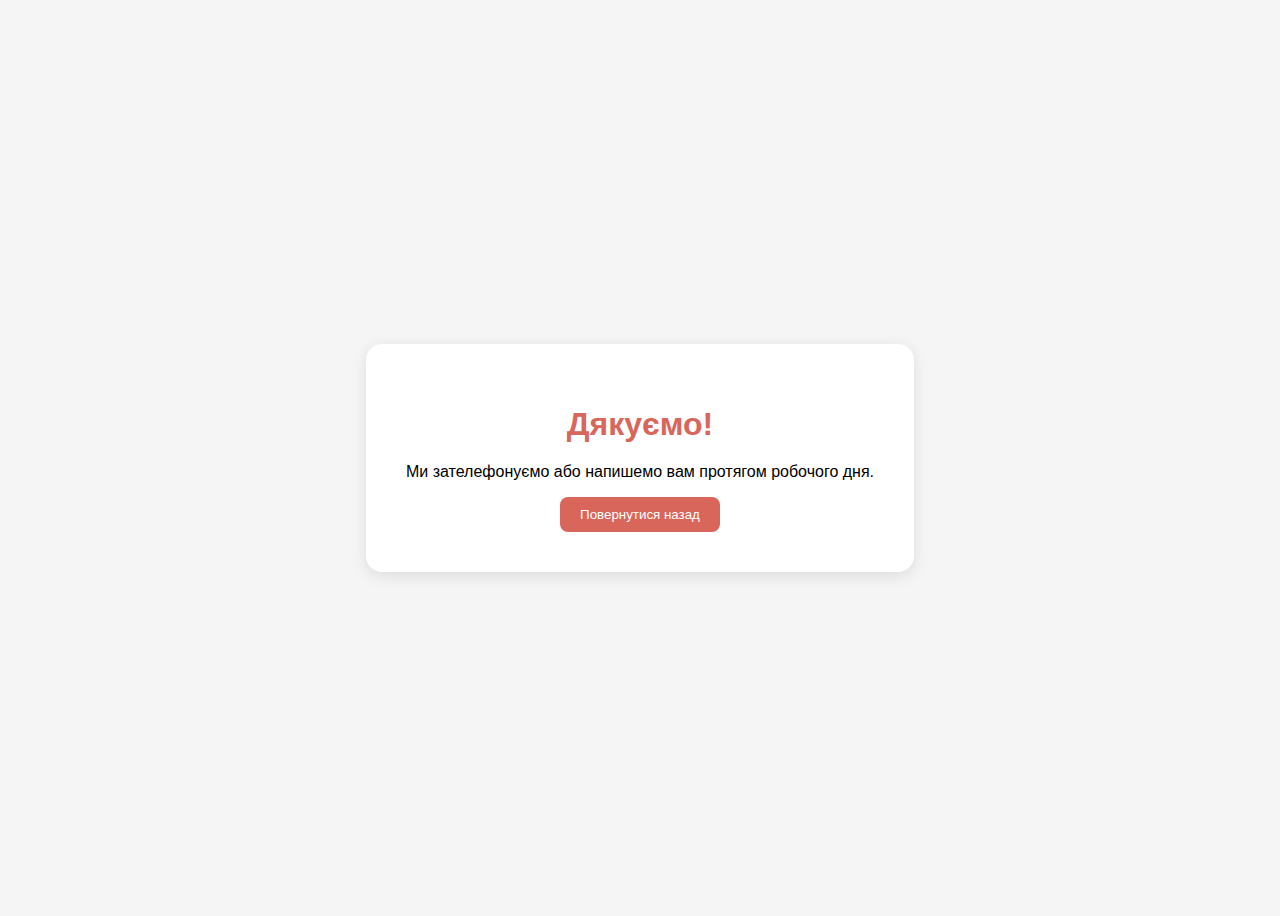
<file: thankyou.html>
<!DOCTYPE html>
<html lang="uk">
<head>
<meta charset="UTF-8">
<title>Дякуємо!</title>
<style>
body { font-family: "Inter", sans-serif; background: #f5f5f5; display: flex; justify-content: center; align-items: center; height: 100vh; }
.container { background: #fff; padding: 40px; border-radius: 16px; text-align: center; box-shadow: 0 4px 16px rgba(0,0,0,0.1); }
h1 { margin-bottom: 20px; color: #d9665b; }
button { padding: 10px 20px; border: none; border-radius: 8px; background: #d9665b; color: #fff; cursor: pointer; }
button:hover { background: #e08f68; }
</style>
</head>
<body>
<div class="container">
  <h1>Дякуємо!</h1>
  <p>Ми зателефонуємо або напишемо вам протягом робочого дня.</p>
  <button onclick="window.history.back()">Повернутися назад</button>
</div>
</body>
</html>
</file>
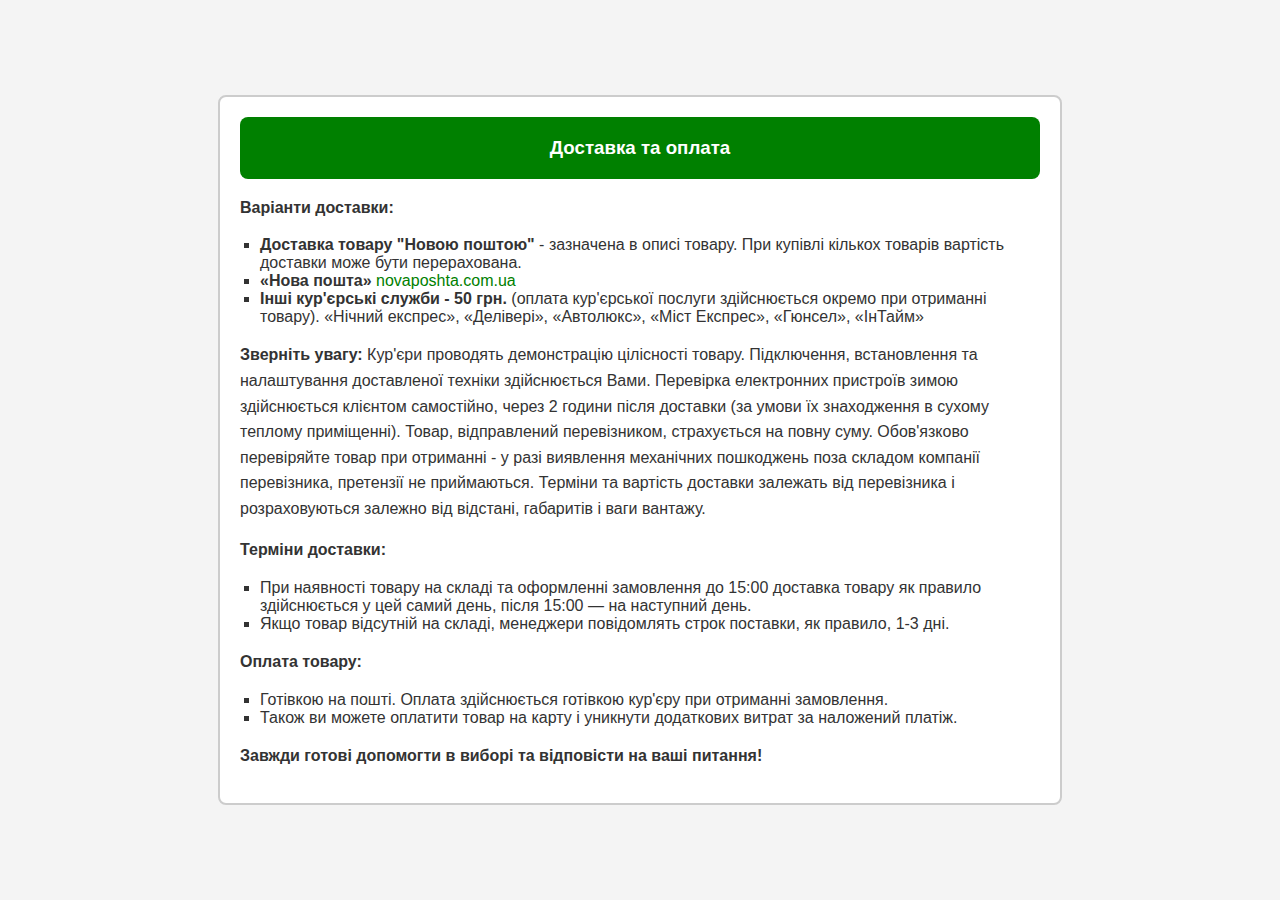
<file: niz/dostavka.php.html>
﻿<!DOCTYPE html>
<html lang="ru">
  <head>
    <meta charset="UTF-8">
    <meta name="viewport" content="width=device-width, initial-scale=1.0">
    <title>Доставка та оплата - Інтернет-магазин</title>
    <style>
      body {
        font-family: Arial, sans-serif;
        margin: 0;
        padding: 0;
        background-color: #f4f4f4;
        color: #333;
      }

      .main-wrap {
        display: flex;
        justify-content: center;
        align-items: center;
        min-height: 100vh;
      }

      .container {
        max-width: 800px;
        margin: 20px;
        padding: 20px;
        border: 2px solid #ccc;
        border-radius: 8px;
        background-color: #fff;
      }

      h3 {
        color: #fff;
        text-align: center;
        margin: 0;
        padding: 20px 0;
        background-color: green;
        border-radius: 8px;
      }

      p {
        line-height: 1.6;
        margin-bottom: 15px;
      }

      ul {
        margin-bottom: 15px;
        padding-left: 20px;
      }

      li {
        list-style: square;
      }

      .advantages-heading {
        color: green;
        text-align: center;
        margin-top: 30px;
        font-weight: bold;
        font-size: 24px;
      }

      a {
        color: green;
        text-decoration: none;
      }

      a:hover {
        text-decoration: underline;
      }

      .important {
        font-weight: bold;
        color: #333;
      }
    </style>
  </head>
  <body>
    <div class="main-wrap">
      <section>
        <div class="container">
    <h3>Доставка та оплата</h3>
    <p style="font-weight: bold;">Варіанти доставки:</p>
    <ul>
        <li><span style="font-weight: bold;">Доставка товару "Новою поштою"</span> - зазначена в описі товару. При купівлі кількох товарів вартість доставки може бути перерахована.</li>
        <li><span style="font-weight: bold;">«Нова пошта»</span> <a href="https://novaposhta.com.ua">novaposhta.com.ua</a></li>
        <li><span style="font-weight: bold;">Інші кур'єрські служби - 50 грн.</span> (оплата кур'єрської послуги здійснюється окремо при отриманні товару). «Нічний експрес», «Делівері», «Автолюкс», «Міст Експрес», «Гюнсел», «ІнТайм»</li>
    </ul>
    <p><span style="font-weight: bold;">Зверніть увагу:</span> Кур'єри проводять демонстрацію цілісності товару. Підключення, встановлення та налаштування доставленої техніки здійснюється Вами. Перевірка електронних пристроїв зимою здійснюється клієнтом самостійно, через 2 години після доставки (за умови їх знаходження в сухому теплому приміщенні). Товар, відправлений перевізником, страхується на повну суму. Обов'язково перевіряйте товар при отриманні - у разі виявлення механічних пошкоджень поза складом компанії перевізника, претензії не приймаються. Терміни та вартість доставки залежать від перевізника і розраховуються залежно від відстані, габаритів і ваги вантажу.</p>
    <p style="font-weight: bold;">Терміни доставки:</p>
    <ul>
        <li>При наявності товару на складі та оформленні замовлення до 15:00 доставка товару як правило здійснюється у цей самий день, після 15:00 — на наступний день.</li>
        <li>Якщо товар відсутній на складі, менеджери повідомлять строк поставки, як правило, 1-3 дні.</li>
    </ul>
    <p style="font-weight: bold;">Оплата товару:</p>
    <ul>
        <li>Готівкою на пошті. Оплата здійснюється готівкою кур'єру при отриманні замовлення.</li>
        <li>Також ви можете оплатити товар на карту і уникнути додаткових витрат за наложений платіж.</li>
    </ul>
    <p class="important">Завжди готові допомогти в виборі та відповісти на ваші питання!</p>
</div>

      </section>
    </div>
  </body>
</html>
</file>
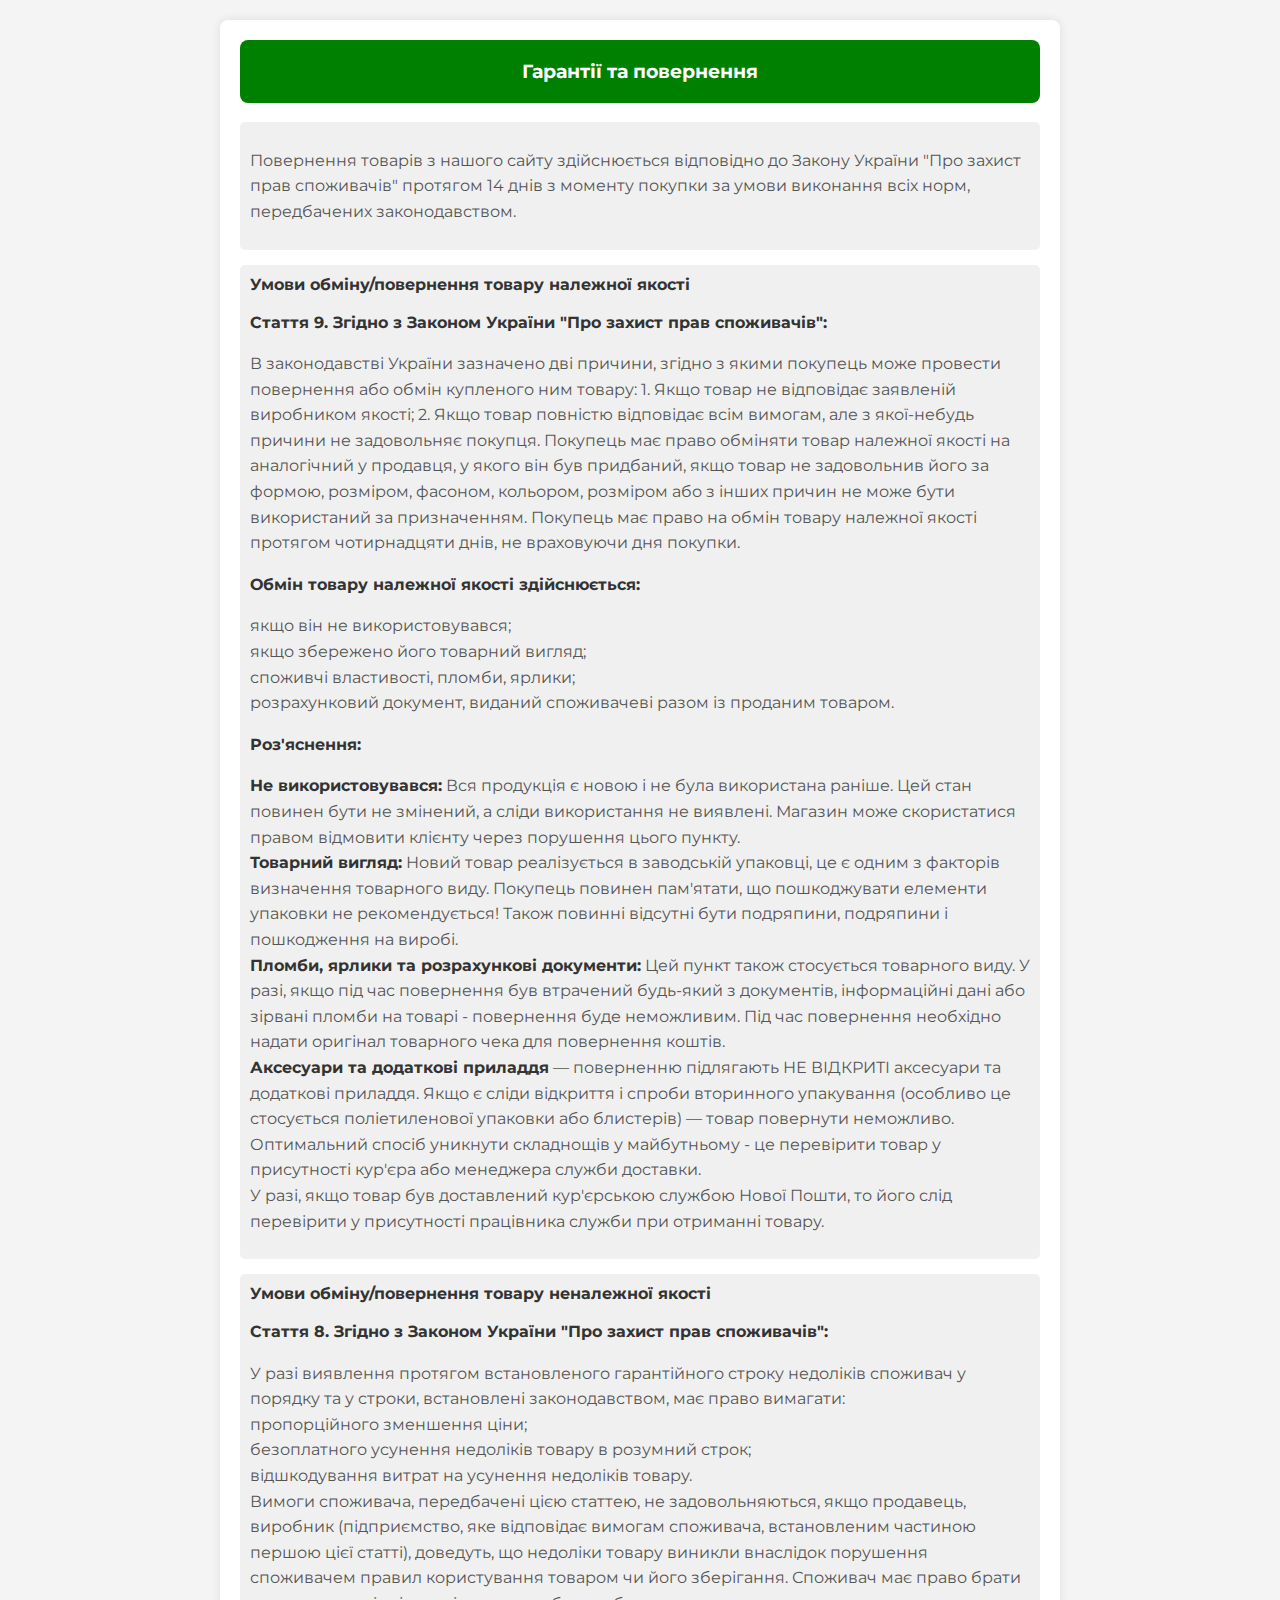
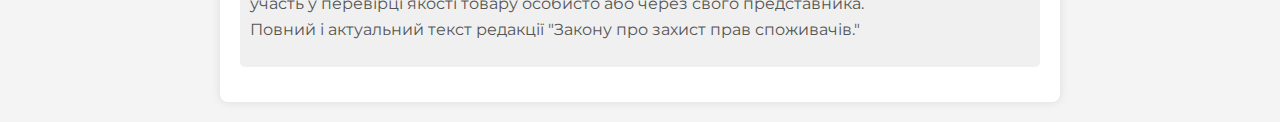
<file: niz/garantiya.html>
﻿<!DOCTYPE html>
<html lang="ru">
  <head>
    <meta charset="UTF-8">
    <meta name="viewport" content="width=device-width, initial-scale=1.0">
    <title>Гарантії та повернення - Інтернет-магазин</title>
    <link href="https://fonts.googleapis.com/css2?family=Montserrat:wght@400;700&display=swap" rel="stylesheet">
    <style>
      body {
        font-family: 'Montserrat', sans-serif;
        margin: 0;
        padding: 0;
        background-color: #f4f4f4;
      }

      .container {
        max-width: 800px;
        margin: 20px auto;
        padding: 20px;
        background-color: #fff;
        border-radius: 8px;
        box-shadow: 0 0 10px rgba(0, 0, 0, 0.1);
      }

      h3 {
        color: #fff;
        text-align: center;
        margin-top: 0;
        padding: 20px 0;
        background-color: green;
        border-radius: 8px;
      }

      p {
        color: #555;
        line-height: 1.6;
        margin-bottom: 15px;
      }

      b {
        color: #333;
        font-weight: bold;
      }

      .highlight {
        background-color: #f0f0f0;
        padding: 10px;
        border-radius: 5px;
        margin-bottom: 15px;
      }
    </style>
  </head>
  <body>
    <div class="main-wrap">
      <section>
        <div class="container">
          <h3>Гарантії та повернення</h3>
          <div class="highlight">
            <p>Повернення товарів з нашого сайту здійснюється відповідно до Закону України "Про захист прав споживачів" протягом 14 днів з моменту покупки за умови виконання всіх норм, передбачених законодавством.</p>
          </div>
          <div class="highlight">
            <b>Умови обміну/повернення товару належної якості</b>
            <p>
              <b>Стаття 9. Згідно з Законом України "Про захист прав споживачів":</b>
            </p>
            <p>В законодавстві України зазначено дві причини, згідно з якими покупець може провести повернення або обмін купленого ним товару: 1. Якщо товар не відповідає заявленій виробником якості; 2. Якщо товар повністю відповідає всім вимогам, але з якої-небудь причини не задовольняє покупця. Покупець має право обміняти товар належної якості на аналогічний у продавця, у якого він був придбаний, якщо товар не задовольнив його за формою, розміром, фасоном, кольором, розміром або з інших причин не може бути використаний за призначенням. Покупець має право на обмін товару належної якості протягом чотирнадцяти днів, не враховуючи дня покупки.</p>
            <p>
              <b>Обмін товару належної якості здійснюється:</b>
            </p>
            <p>якщо він не використовувався; <br> якщо збережено його товарний вигляд; <br> споживчі властивості, пломби, ярлики; <br> розрахунковий документ, виданий споживачеві разом із проданим товаром. </p>
            <p>
              <b>Роз'яснення:</b>
            </p>
            <p>
              <b>Не використовувався:</b> Вся продукція є новою і не була використана раніше. Цей стан повинен бути не змінений, а сліди використання не виявлені. Магазин може скористатися правом відмовити клієнту через порушення цього пункту. <br>
              <b>Товарний вигляд:</b> Новий товар реалізується в заводській упаковці, це є одним з факторів визначення товарного виду. Покупець повинен пам'ятати, що пошкоджувати елементи упаковки не рекомендується! Також повинні відсутні бути подряпини, подряпини і пошкодження на виробі. <br>
              <b>Пломби, ярлики та розрахункові документи:</b> Цей пункт також стосується товарного виду. У разі, якщо під час повернення був втрачений будь-який з документів, інформаційні дані або зірвані пломби на товарі - повернення буде неможливим. Під час повернення необхідно надати оригінал товарного чека для повернення коштів. <br>
              <b>Аксесуари та додаткові приладдя</b> — поверненню підлягають НЕ ВІДКРИТІ аксесуари та додаткові приладдя. Якщо є сліди відкриття і спроби вторинного упакування (особливо це стосується поліетиленової упаковки або блистерів) — товар повернути неможливо. Оптимальний спосіб уникнути складнощів у майбутньому - це перевірити товар у присутності кур'єра або менеджера служби доставки. <br> У разі, якщо товар був доставлений кур'єрською службою Нової Пошти, то його слід перевірити у присутності працівника служби при отриманні товару.
            </p>
          </div>
          <div class="highlight">
            <b>Умови обміну/повернення товару неналежної якості</b>
            <p>
              <b>Стаття 8. Згідно з Законом України "Про захист прав споживачів":</b>
            </p>
            <p>У разі виявлення протягом встановленого гарантійного строку недоліків споживач у порядку та у строки, встановлені законодавством, має право вимагати: <br> пропорційного зменшення ціни; <br> безоплатного усунення недоліків товару в розумний строк; <br> відшкодування витрат на усунення недоліків товару. <br> Вимоги споживача, передбачені цією статтею, не задовольняються, якщо продавець, виробник (підприємство, яке відповідає вимогам споживача, встановленим частиною першою цієї статті), доведуть, що недоліки товару виникли внаслідок порушення споживачем правил користування товаром чи його зберігання. Споживач має право брати участь у перевірці якості товару особисто або через свого представника. <br> Повний і актуальний текст редакції "Закону про захист прав споживачів." </p>
          </div>
        </div>
      </section>
    </div>
  </body>
</html>
</file>
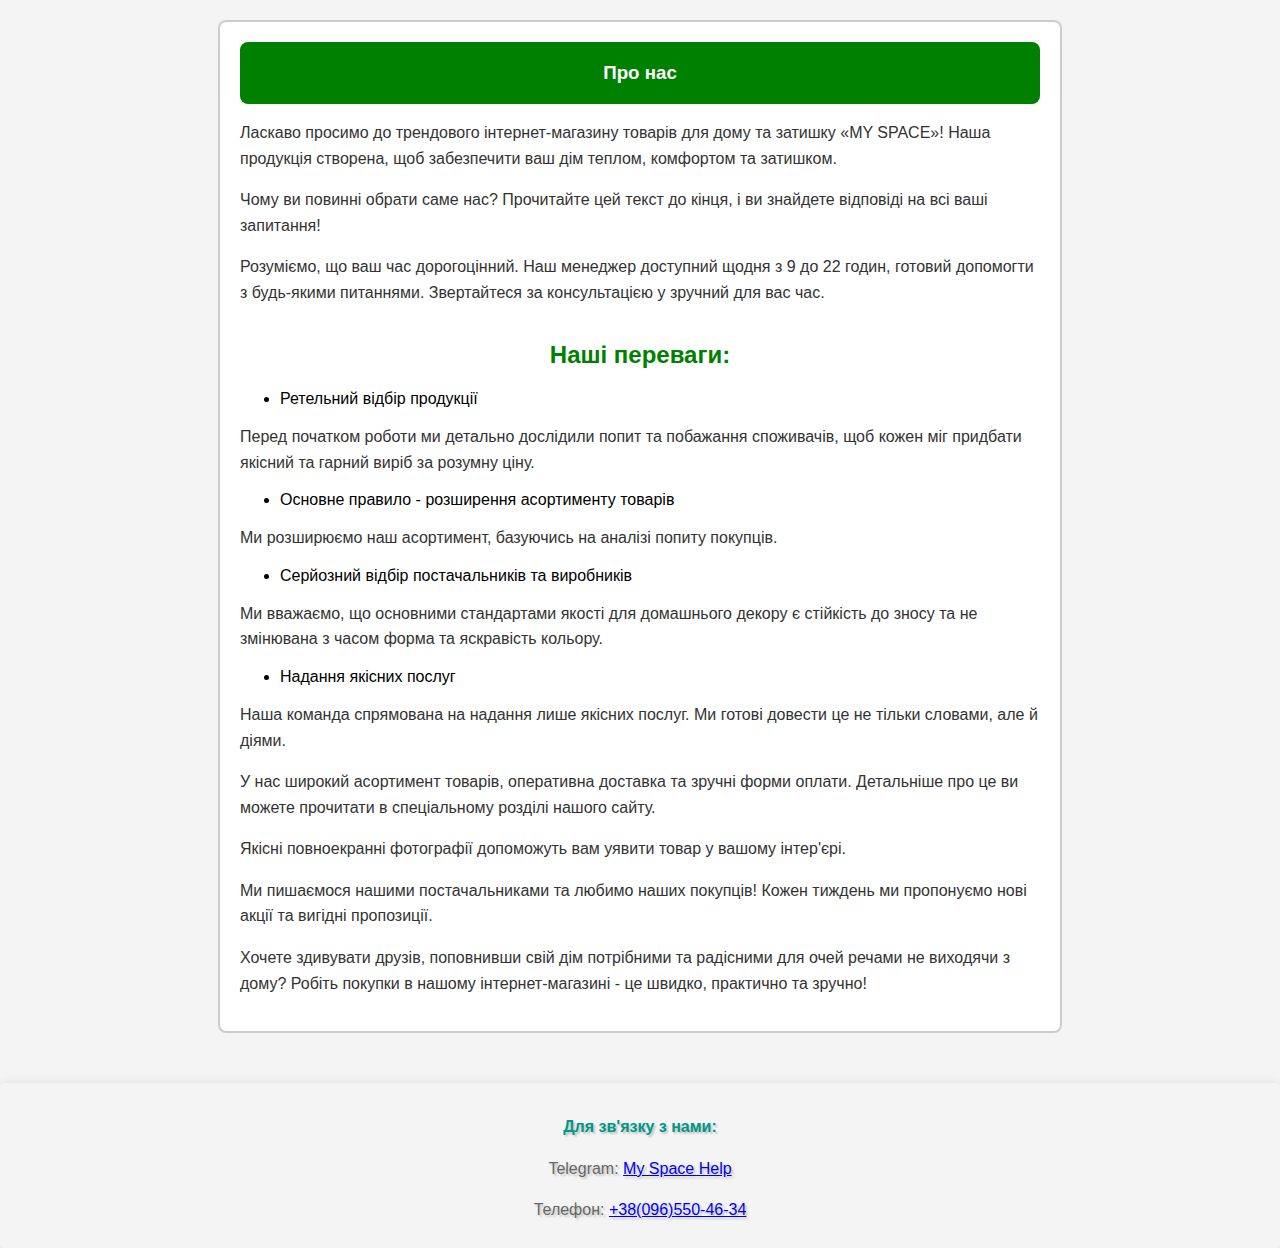
<file: niz/o-nas.php.html>
﻿<!DOCTYPE html>
<html lang="uk">
  <head>
    <meta charset="UTF-8">
    <meta name="viewport" content="width=device-width, initial-scale=1.0">
    <title>Про нас - Інтернет-магазин</title>
    <style>
      .contact-info {
    margin-top: 30px;
    text-align: center;
    padding: 15px;
    border-radius: 5px;
    box-shadow: 0 0 10px rgba(0, 0, 0, 0.1);
}

.contact-info p {
    margin-bottom: 10px;
    color: #009688;
    text-shadow: 2px 2px 2px rgba(0, 0, 0, 0.2);
}

.contact-heading {
    font-weight: bold;
    color: #e0c992; /* Змінив колір на березовий */
    text-shadow: 2px 2px 2px rgba(0, 0, 0, 0.2);
}
      body {
        font-family: Arial, sans-serif;
        margin: 0;
        padding: 0;
        background-color: #f4f4f4;
      }

      .main-wrap {
        display: flex;
        justify-content: center;
        align-items: center;
        min-height: 100vh;
      }

      .container {
        max-width: 800px;
        margin: 20px;
        padding: 20px;
        border: 2px solid #ccc;
        border-radius: 8px;
        background-color: #fff;
      }

      h3 {
        color: #fff;
        text-align: center;
        margin: 0;
        padding: 20px 0;
        background-color: green;
        border-radius: 8px;
      }

      p {
        color: #333;
        line-height: 1.6;
        margin-bottom: 15px;
      }

      .advantages-heading {
        color: green;
        text-align: center;
        margin-top: 30px;
        font-weight: bold;
        font-size: 24px;
      }
    </style>
  </head>
  <body>
    <div class="main-wrap">
      <section>
        <div class="container">
          <h3>Про нас</h3>
          <p>Ласкаво просимо до трендового інтернет-магазину товарів для дому та затишку «MY SPACE»! Наша продукція створена, щоб забезпечити ваш дім теплом, комфортом та затишком.</p>
          <p>Чому ви повинні обрати саме нас? Прочитайте цей текст до кінця, і ви знайдете відповіді на всі ваші запитання!</p>
          <p>
            Розуміємо, що ваш час дорогоцінний. Наш менеджер доступний щодня з 9 до 22 годин, готовий допомогти з будь-якими питаннями. Звертайтеся за консультацією у зручний для вас час.</p>
          <p class="advantages-heading">Наші переваги:</p>
          <ul>
            <li>Ретельний відбір продукції</li>
          </ul>
          <p>Перед початком роботи ми детально дослідили попит та побажання споживачів, щоб кожен міг придбати якісний та гарний виріб за розумну ціну.</p>
          <ul>
            <li>Основне правило - розширення асортименту товарів</li>
          </ul>
          <p>Ми розширюємо наш асортимент, базуючись на аналізі попиту покупців.</p>
          <ul>
            <li>Серйозний відбір постачальників та виробників</li>
          </ul>
          <p>Ми вважаємо, що основними стандартами якості для домашнього декору є стійкість до зносу та не змінювана з часом форма та яскравість кольору.</p>
          <ul>
            <li>Надання якісних послуг</li>
          </ul>
          <p>Наша команда спрямована на надання лише якісних послуг. Ми готові довести це не тільки словами, але й діями.</p>
          <p>У нас широкий асортимент товарів, оперативна доставка та зручні форми оплати. Детальніше про це ви можете прочитати в спеціальному розділі нашого сайту.</p>
          <p>Якісні повноекранні фотографії допоможуть вам уявити товар у вашому інтер'єрі.</p>
          <p>Ми пишаємося нашими постачальниками та любимо наших покупців! Кожен тиждень ми пропонуємо нові акції та вигідні пропозиції. </p>
          <p>Хочете здивувати друзів, поповнивши свій дім потрібними та радісними для очей речами не виходячи з дому? Робіть покупки в нашому інтернет-магазині - це швидко, практично та зручно!</p>
        </div>
      </section>
    </div>
    <div class="contact-info">
        <p class="contact-heading">Для зв'язку з нами:</p>
        <p><span style="color: #666;">Telegram: <a href="https://t.me/my_space_21">My Space Help</a></span></p>
        <p><span style="color: #666;">Телефон: <a href="tel:+380965504634">+38(096)550-46-34</a></span></p>
    </div>
  </body>
</html>
</file>
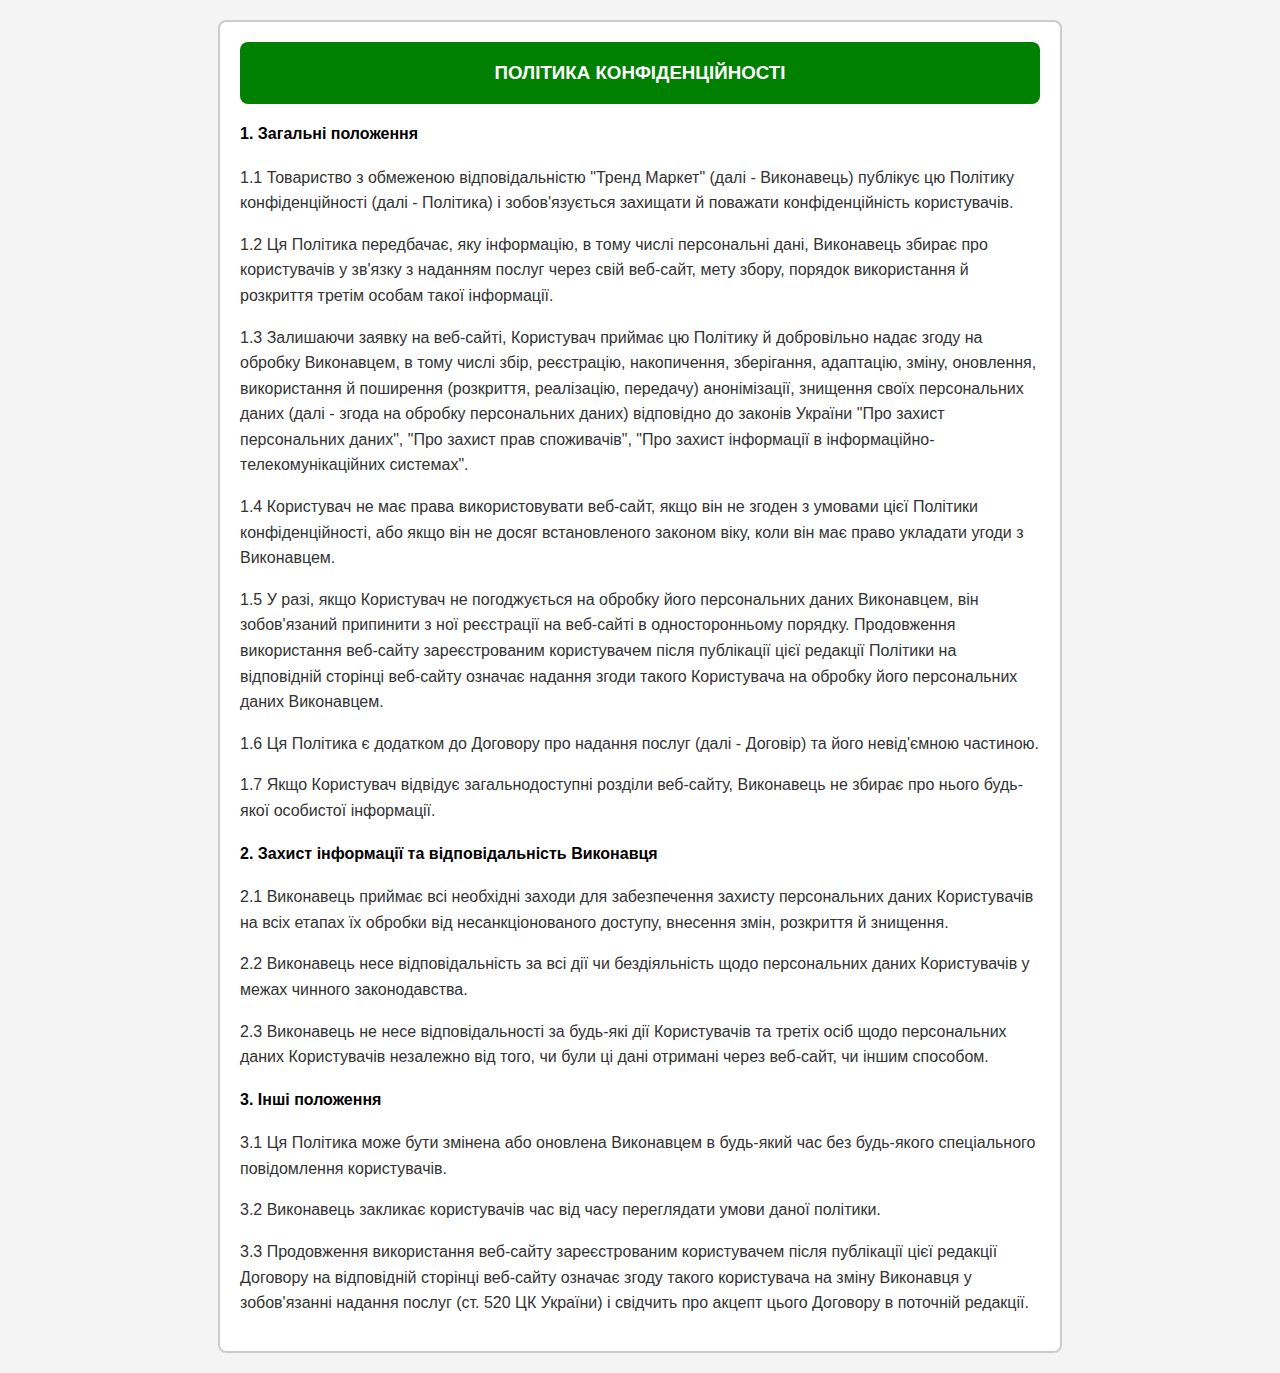
<file: niz/privacy-policy.html>
<!DOCTYPE html>
<html lang="uk">
  <head>
    <meta charset="UTF-8">
    <meta name="viewport" content="width=device-width, initial-scale=1.0">
    <title>ПОЛІТИКА КОНФІДЕНЦІЙНОСТІ</title>
    <style>
      body {
        font-family: 'Arial', sans-serif;
        margin: 0;
        padding: 0;
        background-color: #f4f4f4;
      }

      .content_block {
        display: flex;
        justify-content: center;
        align-items: center;
        min-height: 100vh;
      }

      .wrapper {
        max-width: 800px;
        margin: 20px;
        padding: 20px;
        border: 2px solid #ccc;
        border-radius: 8px;
        background-color: #fff;
      }

      h3 {
        color: #fff;
        text-align: center;
        margin: 0;
        padding: 20px 0;
        background-color: green;
        border-radius: 8px;
      }

      p {
        color: #333;
        line-height: 1.6;
        margin-bottom: 15px;
      }
    </style>
  </head>
  <body>
    <div class="content_block">
      <div class="wrapper">
        <h3>ПОЛІТИКА КОНФІДЕНЦІЙНОСТІ</h3>
        <div class="text_block">
          <h4>1. Загальні положення</h4>
          <p>1.1 Товариство з обмеженою відповідальністю "Тренд Маркет" (далі - Виконавець) публікує цю Політику конфіденційності (далі - Політика) і зобов'язується захищати й поважати конфіденційність користувачів.</p>
          <p>1.2 Ця Політика передбачає, яку інформацію, в тому числі персональні дані, Виконавець збирає про користувачів у зв'язку з наданням послуг через свій веб-сайт, мету збору, порядок використання й розкриття третім особам такої інформації.</p>
          <p>1.3 Залишаючи заявку на веб-сайті, Користувач приймає цю Політику й добровільно надає згоду на обробку Виконавцем, в тому числі збір, реєстрацію, накопичення, зберігання, адаптацію, зміну, оновлення, використання й поширення (розкриття, реалізацію, передачу) анонімізації, знищення своїх персональних даних (далі - згода на обробку персональних даних) відповідно до законів України "Про захист персональних даних", "Про захист прав споживачів", "Про захист інформації в інформаційно-телекомунікаційних системах".</p>
          <p>1.4 Користувач не має права використовувати веб-сайт, якщо він не згоден з умовами цієї Політики конфіденційності, або якщо він не досяг встановленого законом віку, коли він має право укладати угоди з Виконавцем.</p>
          <p>1.5 У разі, якщо Користувач не погоджується на обробку його персональних даних Виконавцем, він зобов'язаний припинити з ної реєстрації на веб-сайті в односторонньому порядку. Продовження використання веб-сайту зареєстрованим користувачем після публікації цієї редакції Політики на відповідній сторінці веб-сайту означає надання згоди такого Користувача на обробку його персональних даних Виконавцем.</p>
          <p>1.6 Ця Політика є додатком до Договору про надання послуг (далі - Договір) та його невід'ємною частиною.</p>
          <p>1.7 Якщо Користувач відвідує загальнодоступні розділи веб-сайту, Виконавець не збирає про нього будь-якої особистої інформації.</p>
          <h4>2. Захист інформації та відповідальність Виконавця</h4>
          <p>2.1 Виконавець приймає всі необхідні заходи для забезпечення захисту персональних даних Користувачів на всіх етапах їх обробки від несанкціонованого доступу, внесення змін, розкриття й знищення.</p>
          <p>2.2 Виконавець несе відповідальність за всі дії чи бездіяльність щодо персональних даних Користувачів у межах чинного законодавства.</p>
          <p>2.3 Виконавець не несе відповідальності за будь-які дії Користувачів та третіх осіб щодо персональних даних Користувачів незалежно від того, чи були ці дані отримані через веб-сайт, чи іншим способом.</p>
          <h4>3. Інші положення</h4>
          <p>3.1 Ця Політика може бути змінена або оновлена Виконавцем в будь-який час без будь-якого спеціального повідомлення користувачів.</p>
          <p>3.2 Виконавець закликає користувачів час від часу переглядати умови даної політики.</p>
          <p>3.3 Продовження використання веб-сайту зареєстрованим користувачем після публікації цієї редакції Договору на відповідній сторінці веб-сайту означає згоду такого користувача на зміну Виконавця у зобов'язанні надання послуг (ст. 520 ЦК України) і свідчить про акцепт цього Договору в поточній редакції.</p>
        </div>
      </div>
  </body>
</html>
</file>
